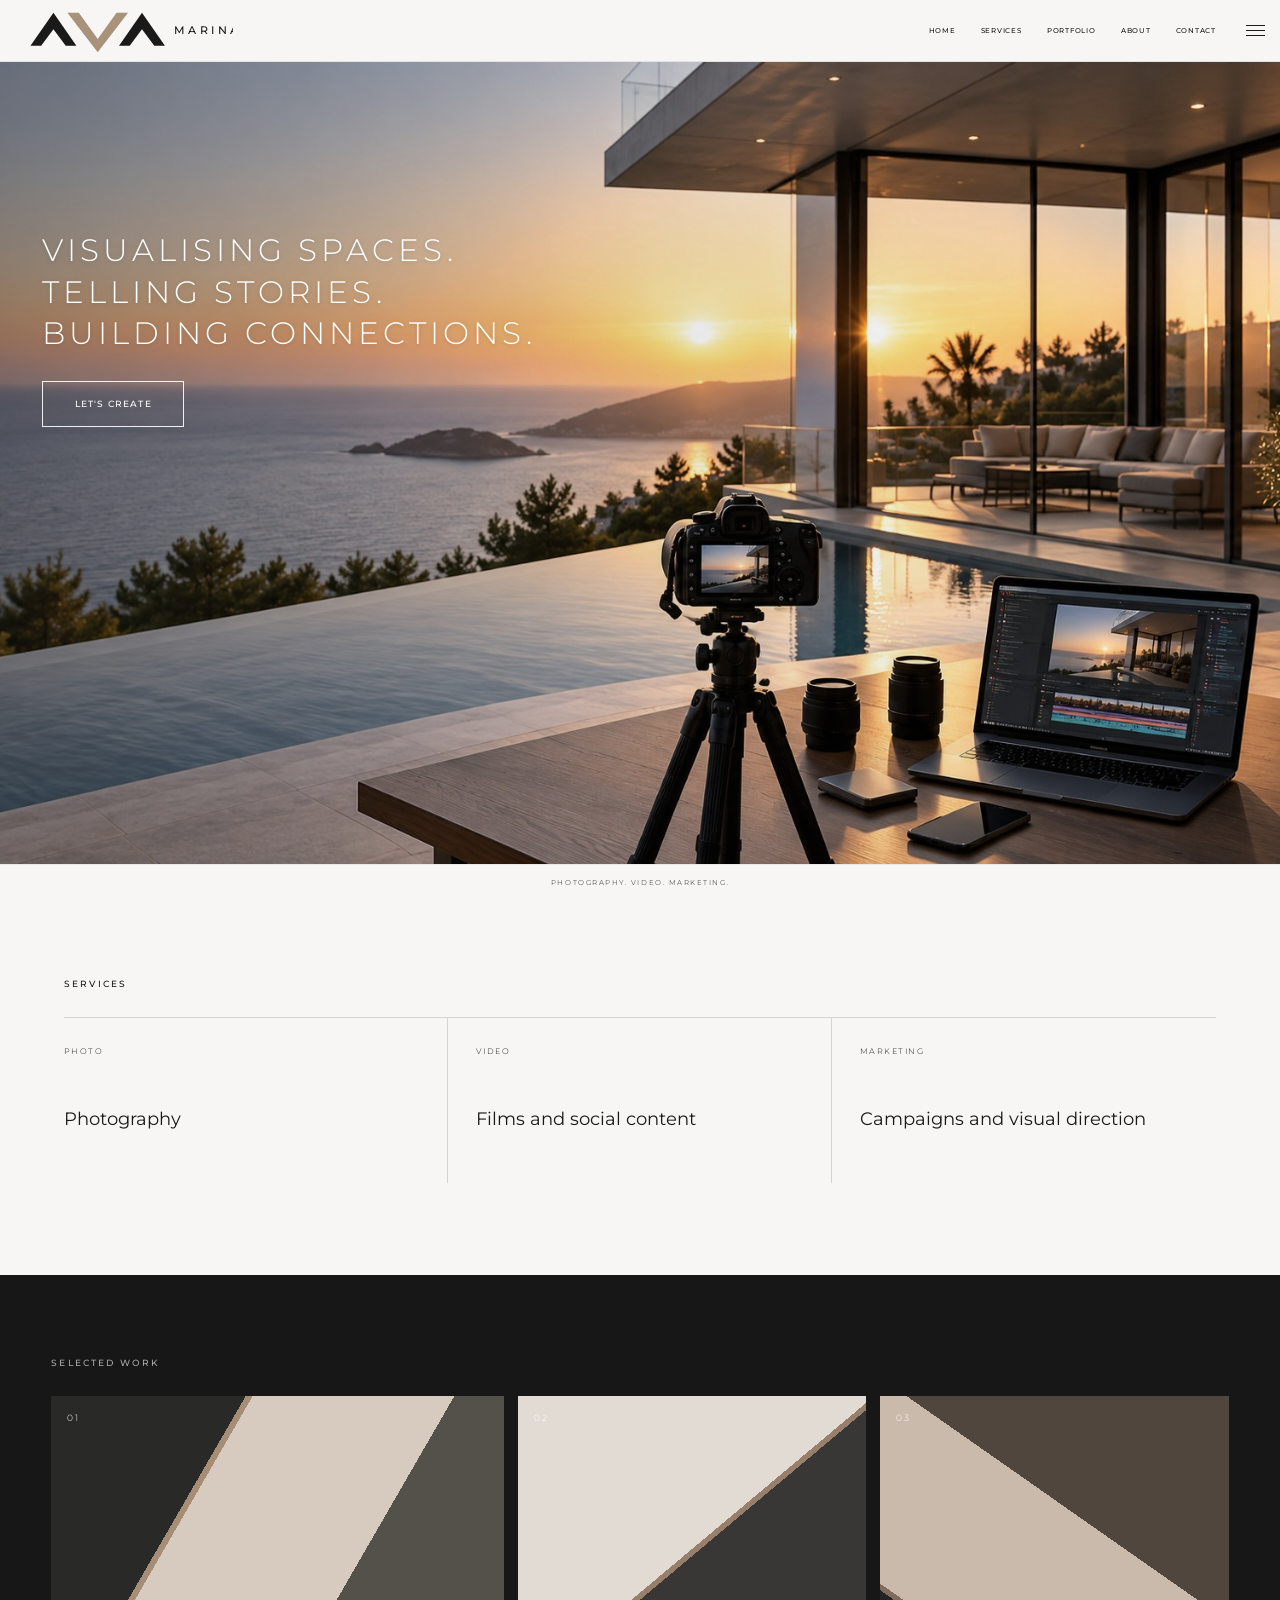
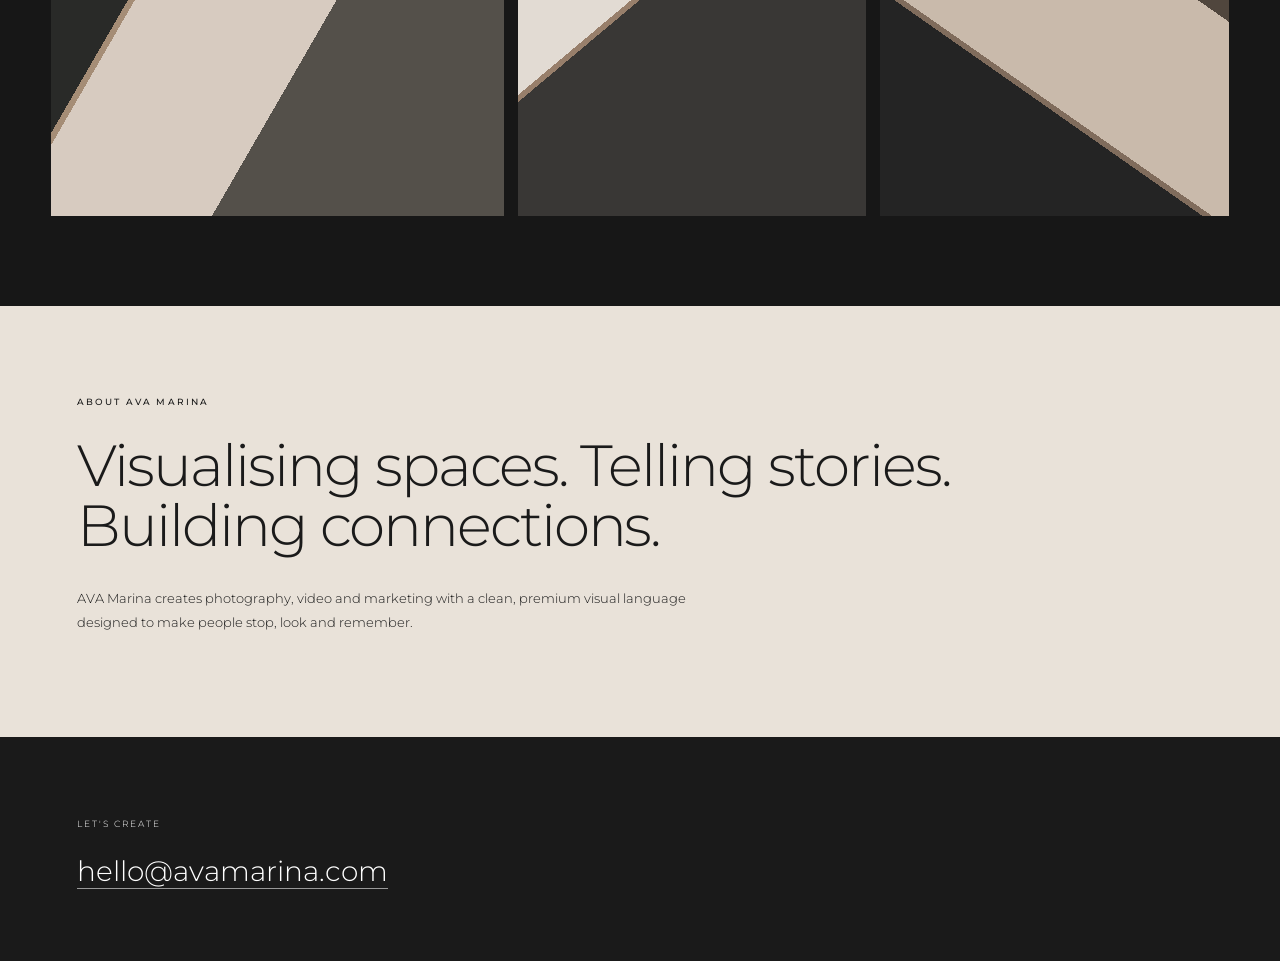
<file: index.html>
<!doctype html>
<html lang="en">
<head>
  <meta charset="utf-8">
  <meta name="viewport" content="width=device-width, initial-scale=1">
  <meta name="theme-color" content="#f7f6f4">
  <title>AVA Marina — Photography, Video & Marketing</title>
  <meta name="description" content="AVA Marina — photography, video and marketing.">
  <link rel="preconnect" href="https://fonts.googleapis.com">
  <link rel="preconnect" href="https://fonts.gstatic.com" crossorigin>
  <link href="https://fonts.googleapis.com/css2?family=Montserrat:wght@300;400;500;600&display=swap" rel="stylesheet">
  <link rel="stylesheet" href="styles.css">
</head>
<body>
<header class="topbar">
  <a class="brand brand-horizontal" href="#" aria-label="AVA Marina home">
    <svg viewBox="0 0 250 66" class="horizontal-logo" role="img" aria-label="AVA Marina">
      <g transform="translate(0,3)">
        <path d="M3 49 31 9l28 40H46L31 29 16 49Z" fill="#1A1A1A"/>
        <path d="M48 9h14l23 32 23-32h14L85 57Z" fill="#A8927A"/>
        <path d="M111 49 139 9l28 40h-13l-15-20-15 20Z" fill="#1A1A1A"/>
      </g>
      <text x="178" y="38" font-family="Montserrat, Arial, sans-serif" font-size="13" font-weight="500" letter-spacing="4.2" fill="#1A1A1A">MARINA</text>
    </svg>
  </a>

  <nav>
    <a href="#">HOME</a>
    <a href="#services">SERVICES</a>
    <a href="#portfolio">PORTFOLIO</a>
    <a href="#about">ABOUT</a>
    <a href="#contact">CONTACT</a>
  </nav>

  <button class="menu" aria-label="Menu" aria-expanded="false">
    <span></span><span></span><span></span>
  </button>
</header>

<main>
  <section class="hero" aria-label="AVA Marina photography, video and marketing">
    <div class="hero-overlay"></div>
    <div class="hero-copy">
      <h1>VISUALISING SPACES.<br>TELLING STORIES.<br>BUILDING CONNECTIONS.</h1>
      <a class="hero-btn" href="#contact">LET'S CREATE</a>
    </div>
  </section>

  <section class="tagline">
    PHOTOGRAPHY. VIDEO. MARKETING.
  </section>

  <section class="below" id="services">
    <p class="eyebrow">SERVICES</p>
    <div class="service-grid">
      <a href="photography.html"><span>PHOTO</span><strong>Photography</strong></a>
      <a href="video.html"><span>VIDEO</span><strong>Films and social content</strong></a>
      <a href="marketing.html"><span>MARKETING</span><strong>Campaigns and visual direction</strong></a>
    </div>
  </section>

  <section class="portfolio" id="portfolio">
    <p class="eyebrow light">SELECTED WORK</p>
    <div class="portfolio-grid">
      <div class="portfolio-card card-a"><span>01</span></div>
      <div class="portfolio-card card-b"><span>02</span></div>
      <div class="portfolio-card card-c"><span>03</span></div>
    </div>
  </section>

  <section class="about" id="about">
    <p class="eyebrow">ABOUT AVA MARINA</p>
    <h2>Visualising spaces. Telling stories. Building connections.</h2>
    <p class="about-copy">AVA Marina creates photography, video and marketing with a clean, premium visual language designed to make people stop, look and remember.</p>
  </section>

  <section class="contact" id="contact">
    <p>LET'S CREATE</p>
    <a href="mailto:hello@avamarina.com">hello@avamarina.com</a>
  </section>
</main>

<script>
const btn = document.querySelector('.menu');
const nav = document.querySelector('nav');
btn?.addEventListener('click', () => {
  const open = nav.classList.toggle('open');
  btn.setAttribute('aria-expanded', String(open));
});
</script>
</body>
</html>
</file>
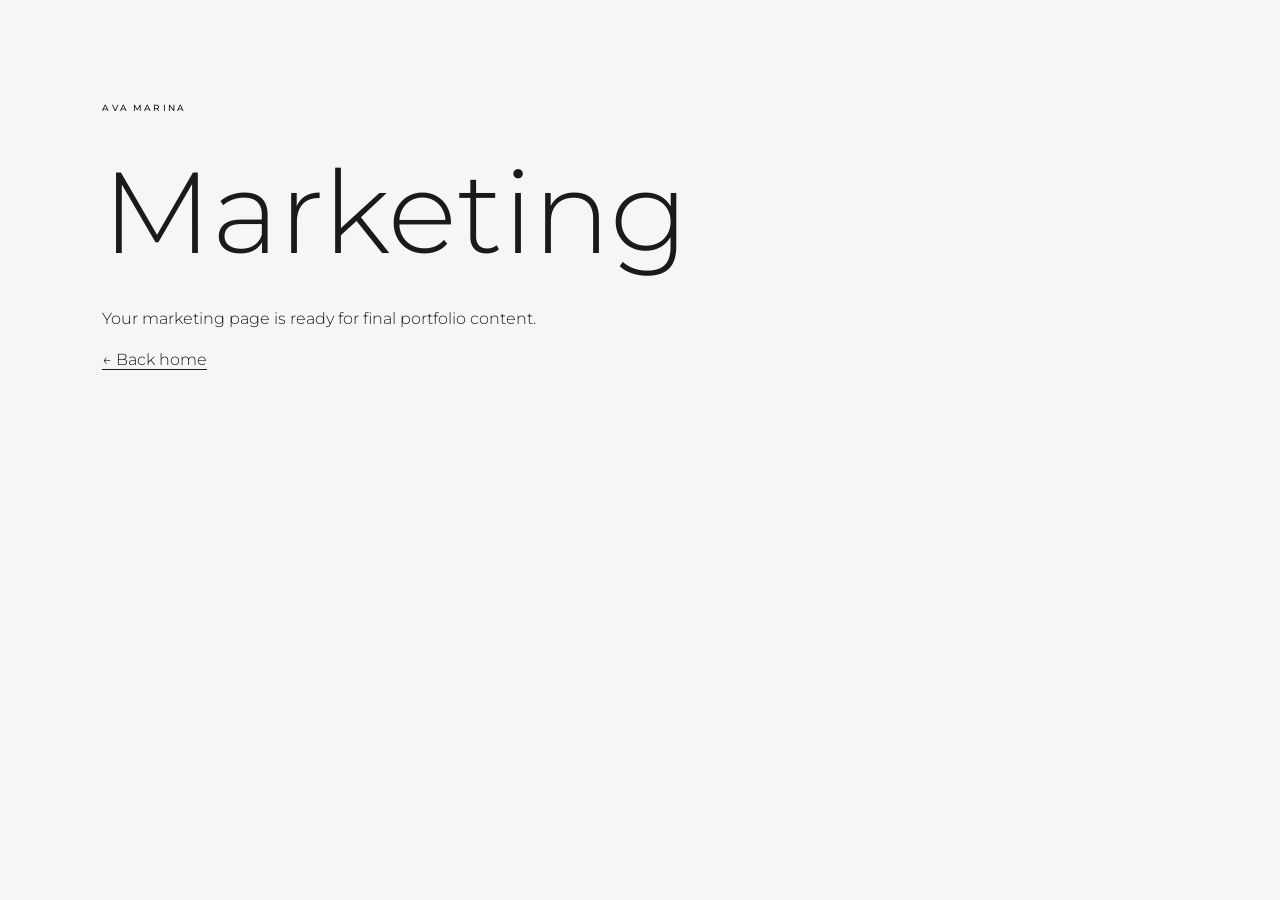
<file: marketing.html>
<!doctype html>
<html lang="en"><head><meta charset="utf-8"><meta name="viewport" content="width=device-width,initial-scale=1">
<title>Marketing — AVA Marina</title><link rel="preconnect" href="https://fonts.googleapis.com"><link rel="preconnect" href="https://fonts.gstatic.com" crossorigin>
<link href="https://fonts.googleapis.com/css2?family=Montserrat:wght@300;400;500&display=swap" rel="stylesheet"><link rel="stylesheet" href="styles.css"></head>
<body><main style="padding:8vw"><p class="eyebrow">AVA MARINA</p><h1 style="font-size:clamp(52px,9vw,120px);font-weight:300;margin:.2em 0">Marketing</h1>
<p style="max-width:620px;line-height:1.8">Your marketing page is ready for final portfolio content.</p><a href="index.html" style="border-bottom:1px solid">← Back home</a></main></body></html>
</file>
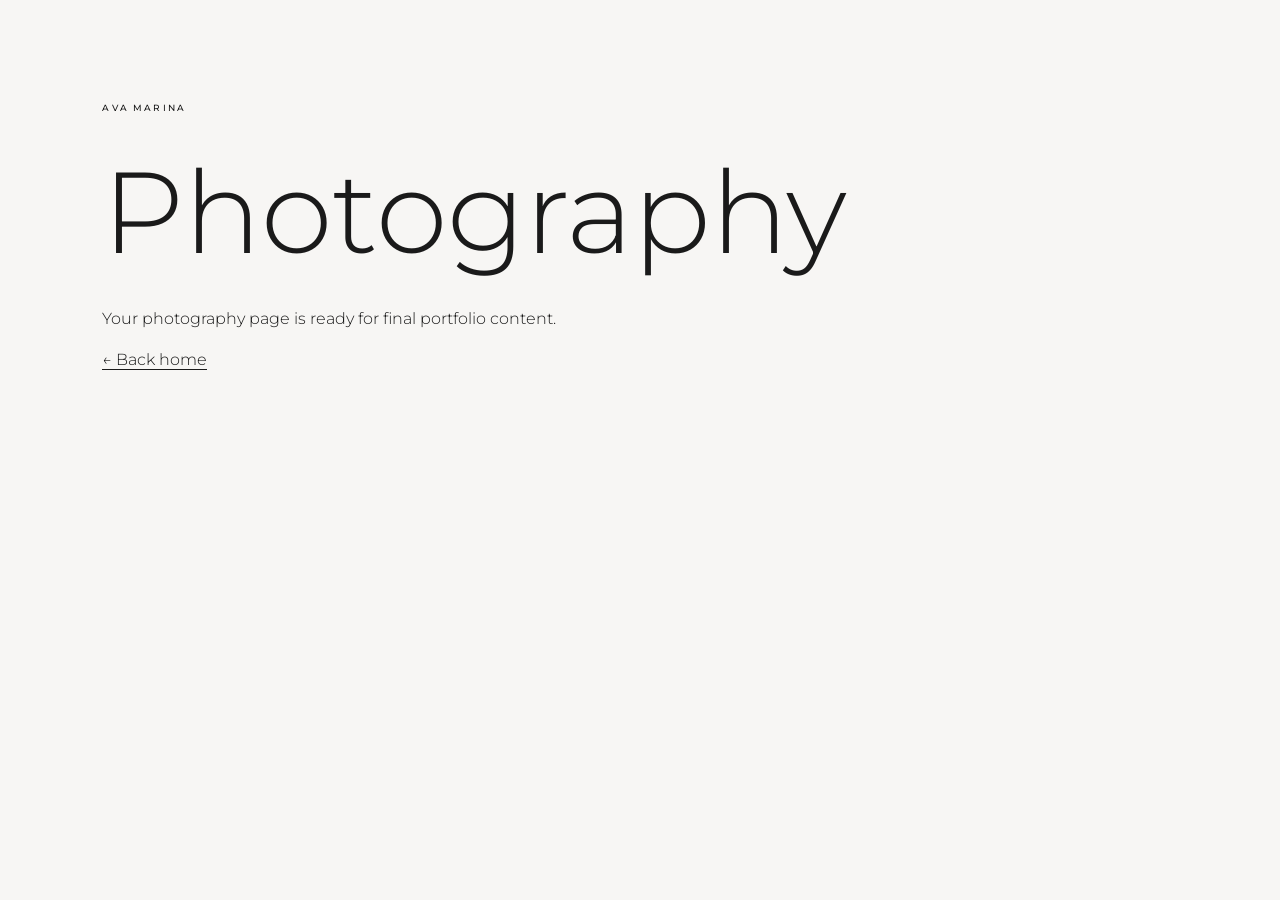
<file: photography.html>
<!doctype html>
<html lang="en"><head><meta charset="utf-8"><meta name="viewport" content="width=device-width,initial-scale=1">
<title>Photography — AVA Marina</title><link rel="preconnect" href="https://fonts.googleapis.com"><link rel="preconnect" href="https://fonts.gstatic.com" crossorigin>
<link href="https://fonts.googleapis.com/css2?family=Montserrat:wght@300;400;500&display=swap" rel="stylesheet"><link rel="stylesheet" href="styles.css"></head>
<body><main style="padding:8vw"><p class="eyebrow">AVA MARINA</p><h1 style="font-size:clamp(52px,9vw,120px);font-weight:300;margin:.2em 0">Photography</h1>
<p style="max-width:620px;line-height:1.8">Your photography page is ready for final portfolio content.</p><a href="index.html" style="border-bottom:1px solid">← Back home</a></main></body></html>
</file>
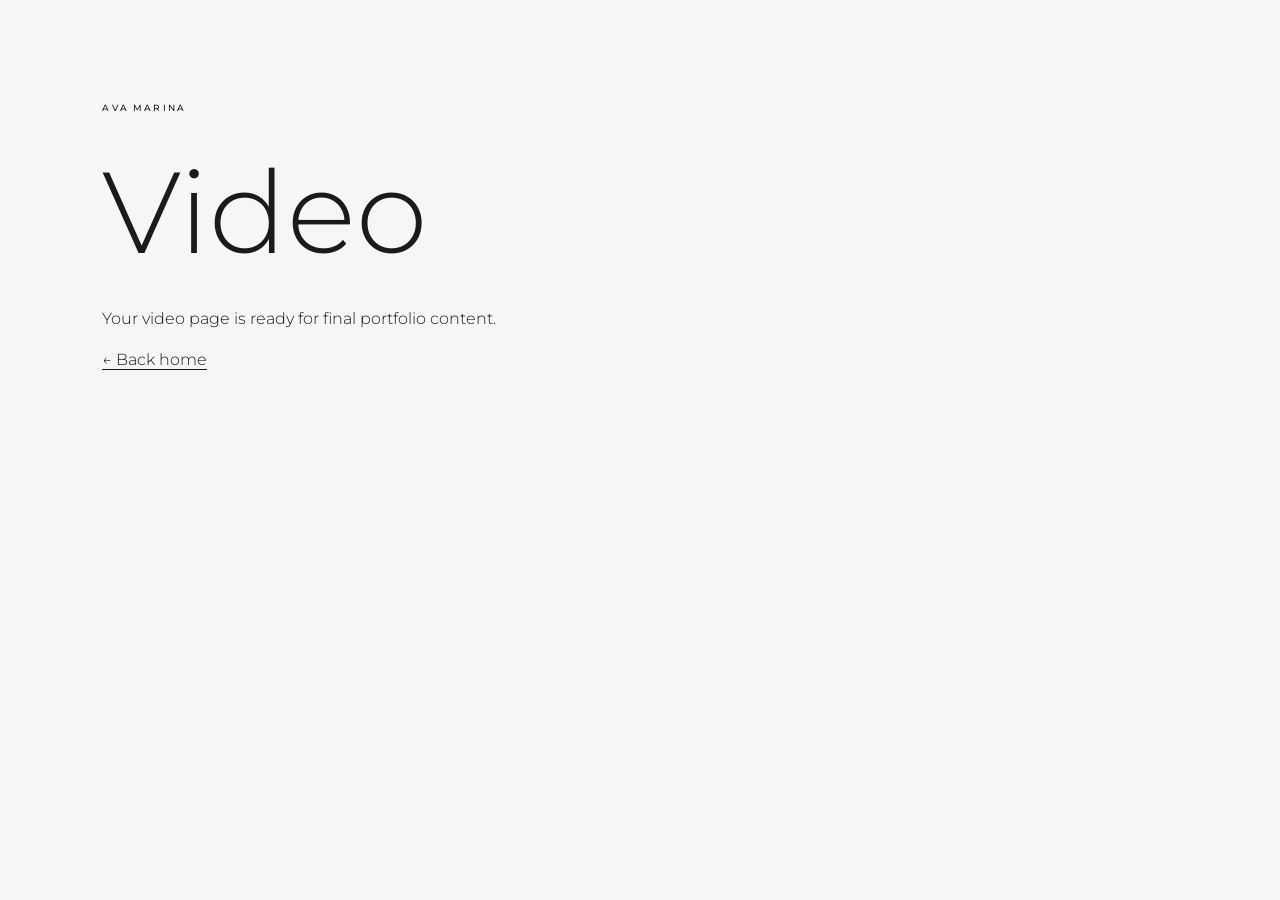
<file: video.html>
<!doctype html>
<html lang="en"><head><meta charset="utf-8"><meta name="viewport" content="width=device-width,initial-scale=1">
<title>Video — AVA Marina</title><link rel="preconnect" href="https://fonts.googleapis.com"><link rel="preconnect" href="https://fonts.gstatic.com" crossorigin>
<link href="https://fonts.googleapis.com/css2?family=Montserrat:wght@300;400;500&display=swap" rel="stylesheet"><link rel="stylesheet" href="styles.css"></head>
<body><main style="padding:8vw"><p class="eyebrow">AVA MARINA</p><h1 style="font-size:clamp(52px,9vw,120px);font-weight:300;margin:.2em 0">Video</h1>
<p style="max-width:620px;line-height:1.8">Your video page is ready for final portfolio content.</p><a href="index.html" style="border-bottom:1px solid">← Back home</a></main></body></html>
</file>
<file: styles.css>
:root{
  --charcoal:#1A1A1A;
  --taupe:#A8927A;
  --sand:#D9D2C7;
  --off:#F7F6F4;
}
*{box-sizing:border-box}
html{scroll-behavior:smooth}
body{
  margin:0;
  background:var(--off);
  color:var(--charcoal);
  font-family:"Montserrat",Arial,sans-serif;
  font-weight:300;
}
a{color:inherit;text-decoration:none}

.topbar{
  height:62px;
  display:grid;
  grid-template-columns:1fr auto auto;
  align-items:center;
  gap:26px;
  padding:0 12px 0 28px;
  background:var(--off);
  border-bottom:1px solid rgba(0,0,0,.08);
}
.brand-horizontal{
  display:flex;
  align-items:center;
  width:max-content;
}
.horizontal-logo{
  width:205px;
  height:auto;
  display:block;
}
nav{
  display:flex;
  align-items:center;
  gap:25px;
  justify-self:end;
}
nav a{
  font-size:7px;
  letter-spacing:.11em;
  font-weight:500;
}
.menu{
  border:0;
  background:transparent;
  width:26px;
  height:28px;
  padding:4px;
  display:flex;
  flex-direction:column;
  justify-content:center;
  gap:4px;
}
.menu span{
  width:19px;
  height:1px;
  background:var(--charcoal);
  display:block;
}

.hero{
  position:relative;
  width:100%;
  min-height:calc(100vh - 98px);
  overflow:hidden;
  background-image:url("assets/hero.jpg");
  background-size:cover;
  background-position:center center;
  background-repeat:no-repeat;
}
.hero-overlay{
  position:absolute;
  inset:0;
  background:linear-gradient(90deg,rgba(20,20,20,.38) 0%,rgba(20,20,20,.10) 45%,rgba(20,20,20,.02) 100%);
}
.hero-copy{
  position:absolute;
  left:3.3%;
  top:21%;
  z-index:2;
  color:#fff;
  display:flex;
  flex-direction:column;
  align-items:flex-start;
}
.hero-copy h1{
  margin:0 0 26px;
  font-size:clamp(22px,2.4vw,40px);
  line-height:1.35;
  letter-spacing:.13em;
  font-weight:300;
  text-shadow:0 1px 4px rgba(0,0,0,.12);
}
.hero-btn{
  width:142px;
  height:46px;
  display:flex;
  align-items:center;
  justify-content:center;
  text-align:center;
  border:1px solid rgba(255,255,255,.9);
  font-size:9px;
  letter-spacing:.13em;
  font-weight:500;
  line-height:1;
  transition:.2s ease;
}
.hero-btn:hover{
  background:#fff;
  color:#1a1a1a;
}

.tagline{
  height:36px;
  display:flex;
  align-items:center;
  justify-content:center;
  font-size:7px;
  letter-spacing:.22em;
  border-top:1px solid rgba(0,0,0,.06);
}

.below{
  padding:78px 5vw 92px;
}
.eyebrow{
  margin:0 0 28px;
  font-size:9px;
  letter-spacing:.24em;
  font-weight:500;
}
.service-grid{
  display:grid;
  grid-template-columns:repeat(3,1fr);
  border-top:1px solid rgba(0,0,0,.14);
}
.service-grid a{
  min-height:165px;
  padding:28px 28px 22px 0;
  border-right:1px solid rgba(0,0,0,.14);
}
.service-grid a+a{padding-left:28px}
.service-grid a:last-child{border-right:0}
.service-grid span{
  display:block;
  font-size:8px;
  letter-spacing:.18em;
  margin-bottom:52px;
}
.service-grid strong{
  font-size:18px;
  font-weight:400;
}

.portfolio{
  padding:82px 4vw 90px;
  background:#171717;
  color:#fff;
}
.eyebrow.light{color:#aaa}
.portfolio-grid{
  display:grid;
  grid-template-columns:1.3fr 1fr 1fr;
  gap:14px;
}
.portfolio-card{
  min-height:420px;
  position:relative;
  overflow:hidden;
}
.portfolio-card span{
  position:absolute;
  top:16px;
  left:16px;
  font-size:9px;
  letter-spacing:.16em;
}
.card-a{
  background:linear-gradient(120deg,#292a28 0 28%,#a58d76 28% 29%,#d7cbc0 29% 58%,#54504a 58%);
}
.card-b{
  background:linear-gradient(140deg,#e2dbd3 0 42%,#987f6b 42% 43%,#393735 43%);
}
.card-c{
  background:linear-gradient(35deg,#242424 0 34%,#806c5c 34% 35%,#c9baab 35% 66%,#50463d 66%);
}

.about{
  padding:90px 6vw;
  background:#E9E2D9;
}
.about h2{
  margin:0;
  max-width:950px;
  font-size:clamp(34px,4.5vw,62px);
  line-height:1.05;
  font-weight:300;
  letter-spacing:-.035em;
}
.about-copy{
  max-width:660px;
  margin-top:30px;
  font-size:13px;
  line-height:1.85;
}

.contact{
  padding:72px 6vw;
  background:var(--charcoal);
  color:#fff;
}
.contact p{
  font-size:9px;
  letter-spacing:.22em;
}
.contact a{
  display:inline-block;
  margin-top:16px;
  font-size:28px;
  border-bottom:1px solid rgba(255,255,255,.55);
}

@media(max-width:820px){
  .topbar{
    height:66px;
    grid-template-columns:1fr auto;
    padding:0 18px;
    position:relative;
    z-index:10;
  }
  .horizontal-logo{width:180px}
  nav{
    display:none;
    position:absolute;
    top:66px;
    left:0;
    right:0;
    background:var(--off);
    padding:18px;
    flex-direction:column;
    align-items:flex-start;
    border-top:1px solid rgba(0,0,0,.08);
  }
  nav.open{display:flex}
  .hero{
    min-height:68vh;
    aspect-ratio:auto;
    background-position:center center;
  }
  .hero-copy{left:7%;top:18%}
  .hero-copy h1{
    font-size:clamp(18px,5.6vw,26px);
    line-height:1.45;
    letter-spacing:.11em;
  }
  .hero-btn{
    width:132px;
    height:42px;
    font-size:8px;
  }
  .tagline{
    font-size:6px;
    letter-spacing:.15em;
    text-align:center;
    padding:0 16px;
  }
  .service-grid{grid-template-columns:1fr}
  .service-grid a,.service-grid a+a{
    min-height:118px;
    padding:24px 0;
    border-right:0;
    border-bottom:1px solid rgba(0,0,0,.14);
  }
  .service-grid span{margin-bottom:24px}
  .portfolio-grid{grid-template-columns:1fr}
  .portfolio-card{min-height:320px}
}
</file>
